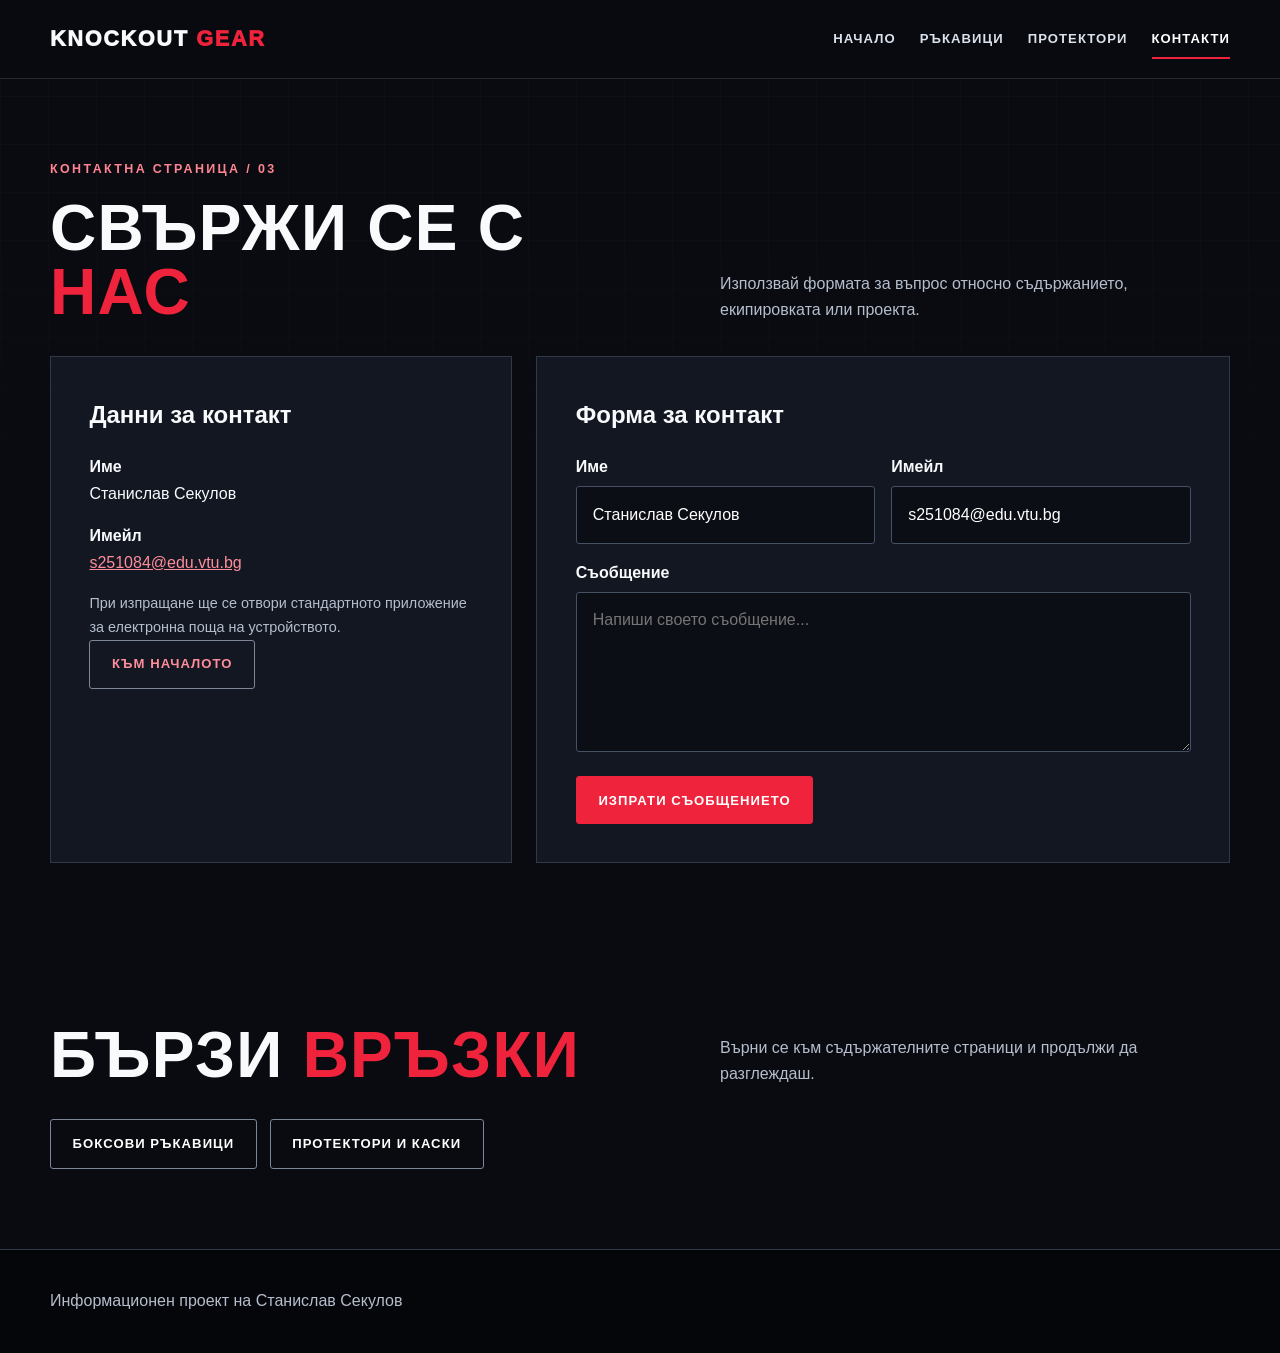
<file: contact.html>
<!DOCTYPE html>
<html lang="bg">
<head>
  <meta charset="UTF-8">
  <meta name="viewport" content="width=device-width, initial-scale=1.0">
  <meta name="description" content="Контакт със Станислав Секулов за KNOCKOUT GEAR.">
  <title>Контакти | KNOCKOUT GEAR</title>
  <link rel="icon" type="image/svg+xml" href="data:image/svg+xml,%3Csvg xmlns='http://www.w3.org/2000/svg' viewBox='0 0 64 64'%3E%3Crect width='64' height='64' rx='12' fill='%23090b10'/%3E%3Cpath d='M18 12h9v16l12-16h11L35 31l16 21H40L27 34v18h-9z' fill='%23ef233c'/%3E%3C/svg%3E">
  <link rel="stylesheet" href="category.css">
</head>
<body>
  <header class="site-header">
    <div class="nav-wrap">
      <a class="logo" href="index.html">KNOCKOUT <span>GEAR</span></a>
      <nav aria-label="Основна навигация">
        <a href="index.html">Начало</a>
        <a href="gloves.html">Ръкавици</a>
        <a href="protectors.html">Протектори</a>
        <a class="active" aria-current="page" href="contact.html">Контакти</a>
      </nav>
    </div>
  </header>

  <main>
    <section class="section">
      <p class="eyebrow">Контактна страница / 03</p>
      <div class="section-heading">
        <h2>Свържи се с <span class="accent">нас</span></h2>
        <p>Използвай формата за въпрос относно съдържанието, екипировката или проекта.</p>
      </div>

      <div class="contact-layout">
        <aside class="contact-card">
          <h2>Данни за контакт</h2>
          <p><strong>Име</strong><br>Станислав Секулов</p>
          <p><strong>Имейл</strong><br><a href="mailto:s251084@edu.vtu.bg">s251084@edu.vtu.bg</a></p>
          <p class="notice">При изпращане ще се отвори стандартното приложение за електронна поща на устройството.</p>
          <a class="btn secondary" href="index.html">Към началото</a>
        </aside>

        <form class="contact-form" action="mailto:s251084@edu.vtu.bg" method="post" enctype="text/plain">
          <h2>Форма за контакт</h2>
          <div class="form-row">
            <div>
              <label for="name">Име</label>
              <input id="name" name="Име" type="text" value="Станислав Секулов" autocomplete="name" required>
            </div>
            <div>
              <label for="email">Имейл</label>
              <input id="email" name="Имейл" type="email" value="s251084@edu.vtu.bg" autocomplete="email" required>
            </div>
          </div>
          <label for="message">Съобщение</label>
          <textarea id="message" name="Съобщение" placeholder="Напиши своето съобщение..." required></textarea>
          <button class="btn" type="submit">Изпрати съобщението</button>
        </form>
      </div>
    </section>

    <section class="section">
      <div class="section-heading">
        <h2>Бързи <span class="accent">връзки</span></h2>
        <p>Върни се към съдържателните страници и продължи да разглеждаш.</p>
      </div>
      <div class="actions">
        <a class="btn secondary" href="gloves.html">Боксови ръкавици</a>
        <a class="btn secondary" href="protectors.html">Протектори и каски</a>
      </div>
    </section>
  </main>

  <footer><div class="footer-inner"><p>Информационен проект на Станислав Секулов</p></div></footer>
</body>
</html>
</file>
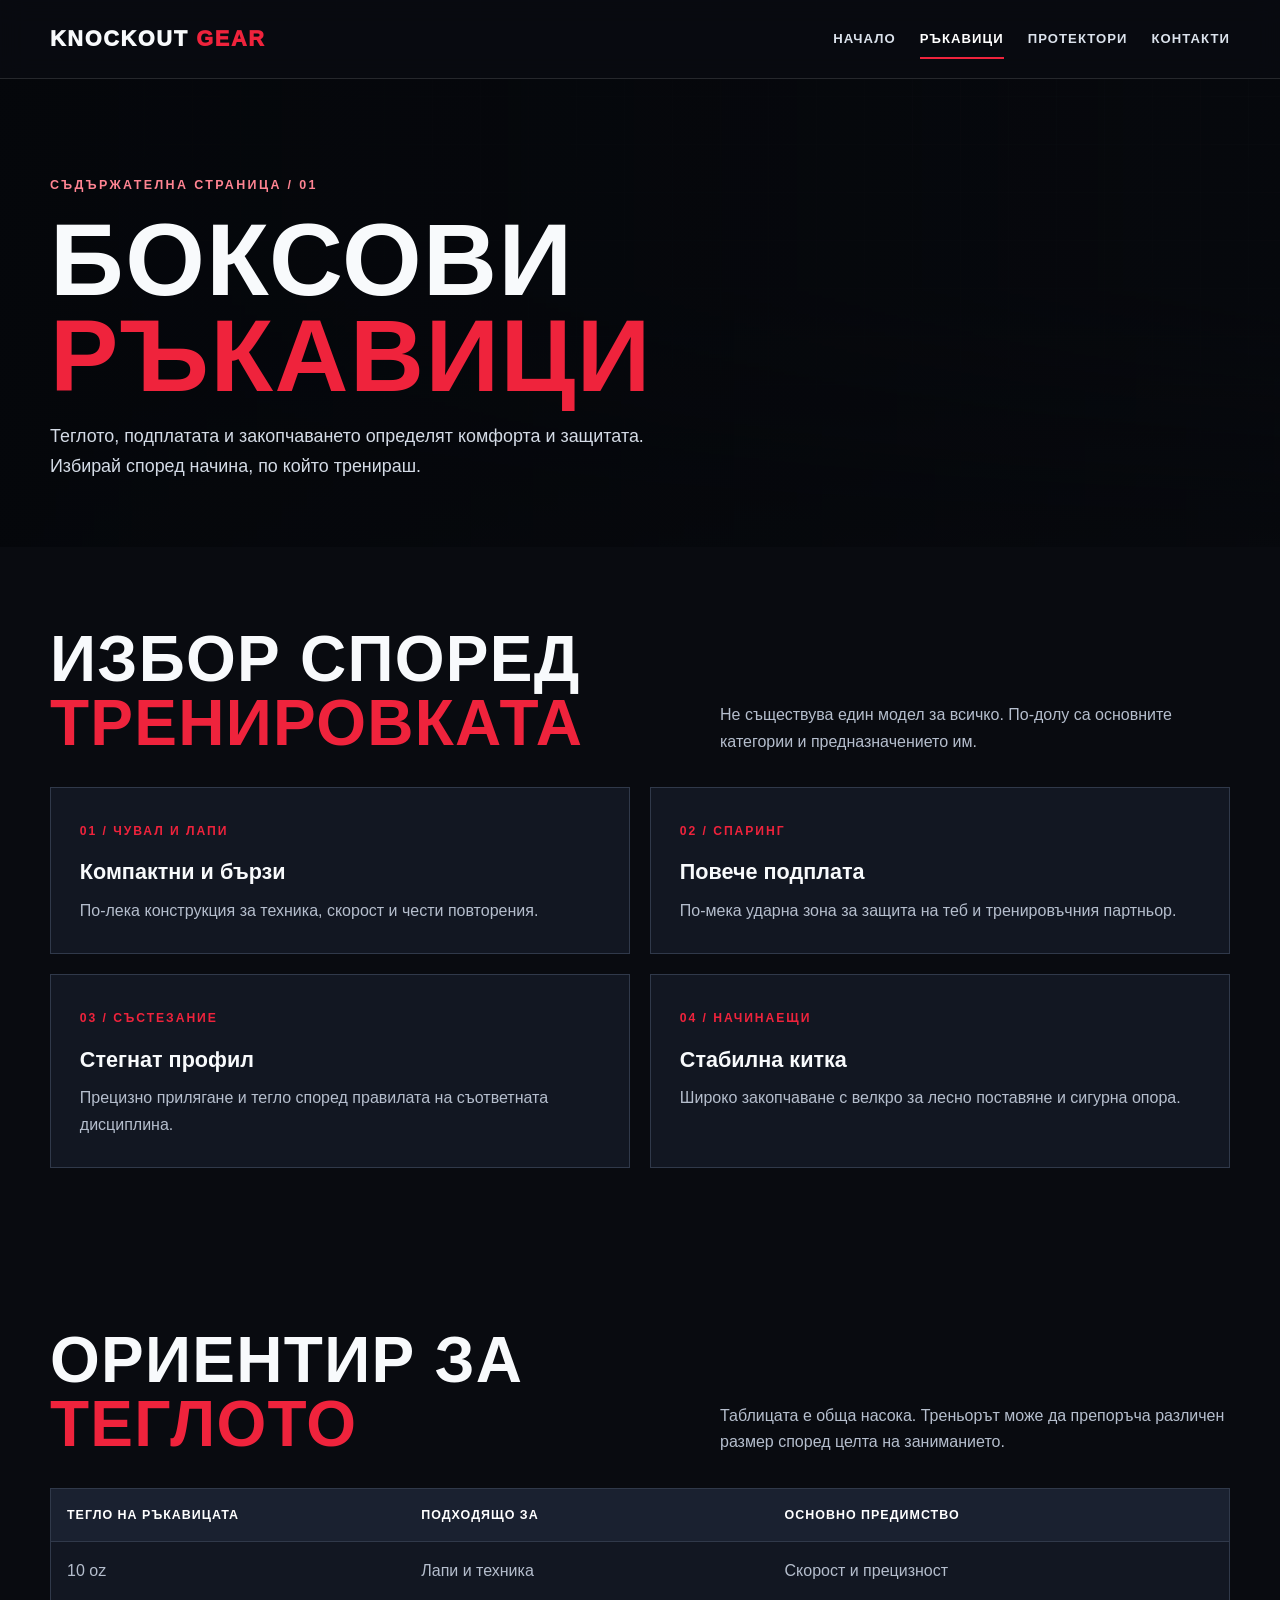
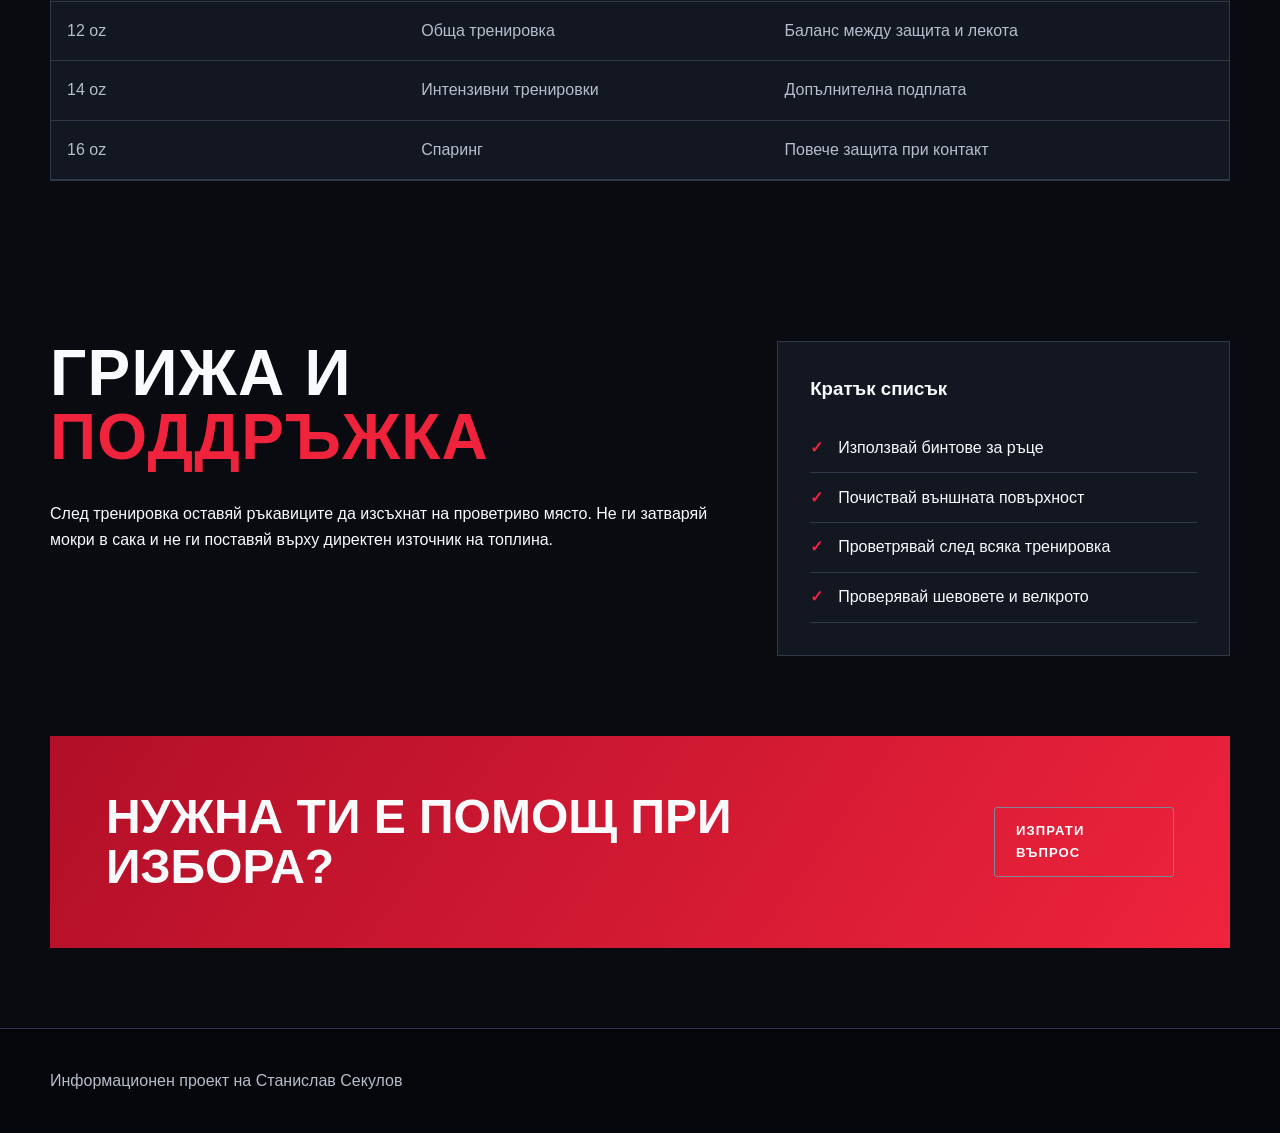
<file: gloves.html>
<!DOCTYPE html>
<html lang="bg">
<head>
  <meta charset="UTF-8">
  <meta name="viewport" content="width=device-width, initial-scale=1.0">
  <meta name="description" content="Практично ръководство за избор на боксови ръкавици.">
  <title>Боксови ръкавици | KNOCKOUT GEAR</title>
  <link rel="icon" type="image/svg+xml" href="data:image/svg+xml,%3Csvg xmlns='http://www.w3.org/2000/svg' viewBox='0 0 64 64'%3E%3Crect width='64' height='64' rx='12' fill='%23090b10'/%3E%3Cpath d='M18 12h9v16l12-16h11L35 31l16 21H40L27 34v18h-9z' fill='%23ef233c'/%3E%3C/svg%3E">
  <link rel="stylesheet" href="category.css">
</head>
<body>
  <header class="site-header">
    <div class="nav-wrap">
      <a class="logo" href="index.html">KNOCKOUT <span>GEAR</span></a>
      <nav aria-label="Основна навигация">
        <a href="index.html">Начало</a>
        <a class="active" aria-current="page" href="gloves.html">Ръкавици</a>
        <a href="protectors.html">Протектори</a>
        <a href="contact.html">Контакти</a>
      </nav>
    </div>
  </header>

  <main>
    <section class="page-hero gloves">
      <div class="page-hero-inner">
        <p class="eyebrow">Съдържателна страница / 01</p>
        <h1>Боксови <span class="accent">ръкавици</span></h1>
        <p>Теглото, подплатата и закопчаването определят комфорта и защитата. Избирай според начина, по който тренираш.</p>
      </div>
    </section>

    <section class="section">
      <div class="section-heading">
        <h2>Избор според <span class="accent">тренировката</span></h2>
        <p>Не съществува един модел за всичко. По-долу са основните категории и предназначението им.</p>
      </div>
      <div class="info-grid">
        <article class="info-card"><span class="number">01 / ЧУВАЛ И ЛАПИ</span><h3>Компактни и бързи</h3><p>По-лека конструкция за техника, скорост и чести повторения.</p></article>
        <article class="info-card"><span class="number">02 / СПАРИНГ</span><h3>Повече подплата</h3><p>По-мека ударна зона за защита на теб и тренировъчния партньор.</p></article>
        <article class="info-card"><span class="number">03 / СЪСТЕЗАНИЕ</span><h3>Стегнат профил</h3><p>Прецизно прилягане и тегло според правилата на съответната дисциплина.</p></article>
        <article class="info-card"><span class="number">04 / НАЧИНАЕЩИ</span><h3>Стабилна китка</h3><p>Широко закопчаване с велкро за лесно поставяне и сигурна опора.</p></article>
      </div>
    </section>

    <section class="section">
      <div class="section-heading">
        <h2>Ориентир за <span class="accent">теглото</span></h2>
        <p>Таблицата е обща насока. Треньорът може да препоръча различен размер според целта на заниманието.</p>
      </div>
      <div class="table-wrap">
        <table>
          <thead><tr><th>Тегло на ръкавицата</th><th>Подходящо за</th><th>Основно предимство</th></tr></thead>
          <tbody>
            <tr><td>10 oz</td><td>Лапи и техника</td><td>Скорост и прецизност</td></tr>
            <tr><td>12 oz</td><td>Обща тренировка</td><td>Баланс между защита и лекота</td></tr>
            <tr><td>14 oz</td><td>Интензивни тренировки</td><td>Допълнителна подплата</td></tr>
            <tr><td>16 oz</td><td>Спаринг</td><td>Повече защита при контакт</td></tr>
          </tbody>
        </table>
      </div>
    </section>

    <section class="section two-column">
      <div>
        <div class="section-heading"><h2>Грижа и <span class="accent">поддръжка</span></h2></div>
        <p>След тренировка оставяй ръкавиците да изсъхнат на проветриво място. Не ги затваряй мокри в сака и не ги поставяй върху директен източник на топлина.</p>
      </div>
      <aside class="panel">
        <h3>Кратък списък</h3>
        <ul class="check-list">
          <li>Използвай бинтове за ръце</li>
          <li>Почиствай външната повърхност</li>
          <li>Проветрявай след всяка тренировка</li>
          <li>Проверявай шевовете и велкрото</li>
        </ul>
      </aside>
    </section>

    <section class="cta-strip">
      <h2>Нужна ти е помощ при избора?</h2>
      <a class="btn secondary" href="contact.html">Изпрати въпрос</a>
    </section>
  </main>

  <footer><div class="footer-inner"><p>Информационен проект на Станислав Секулов</p></div></footer>
</body>
</html>
</file>
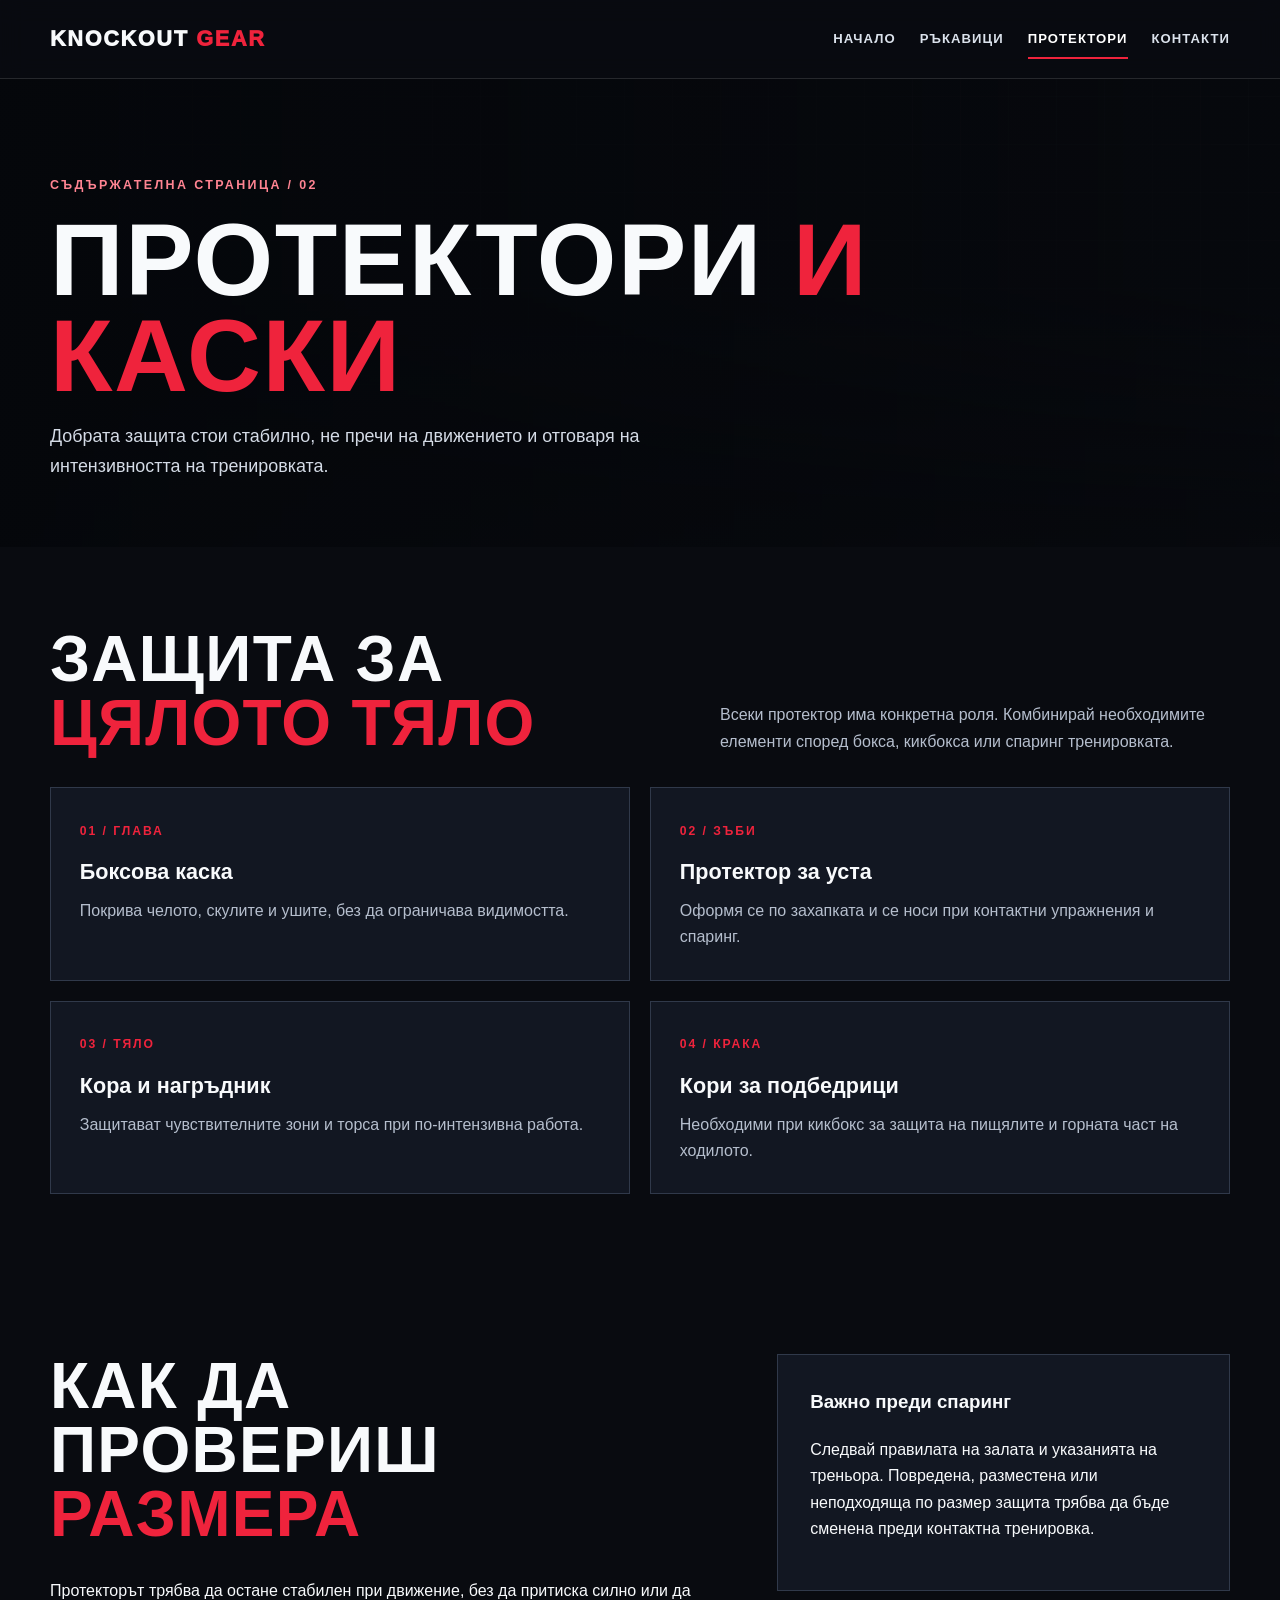
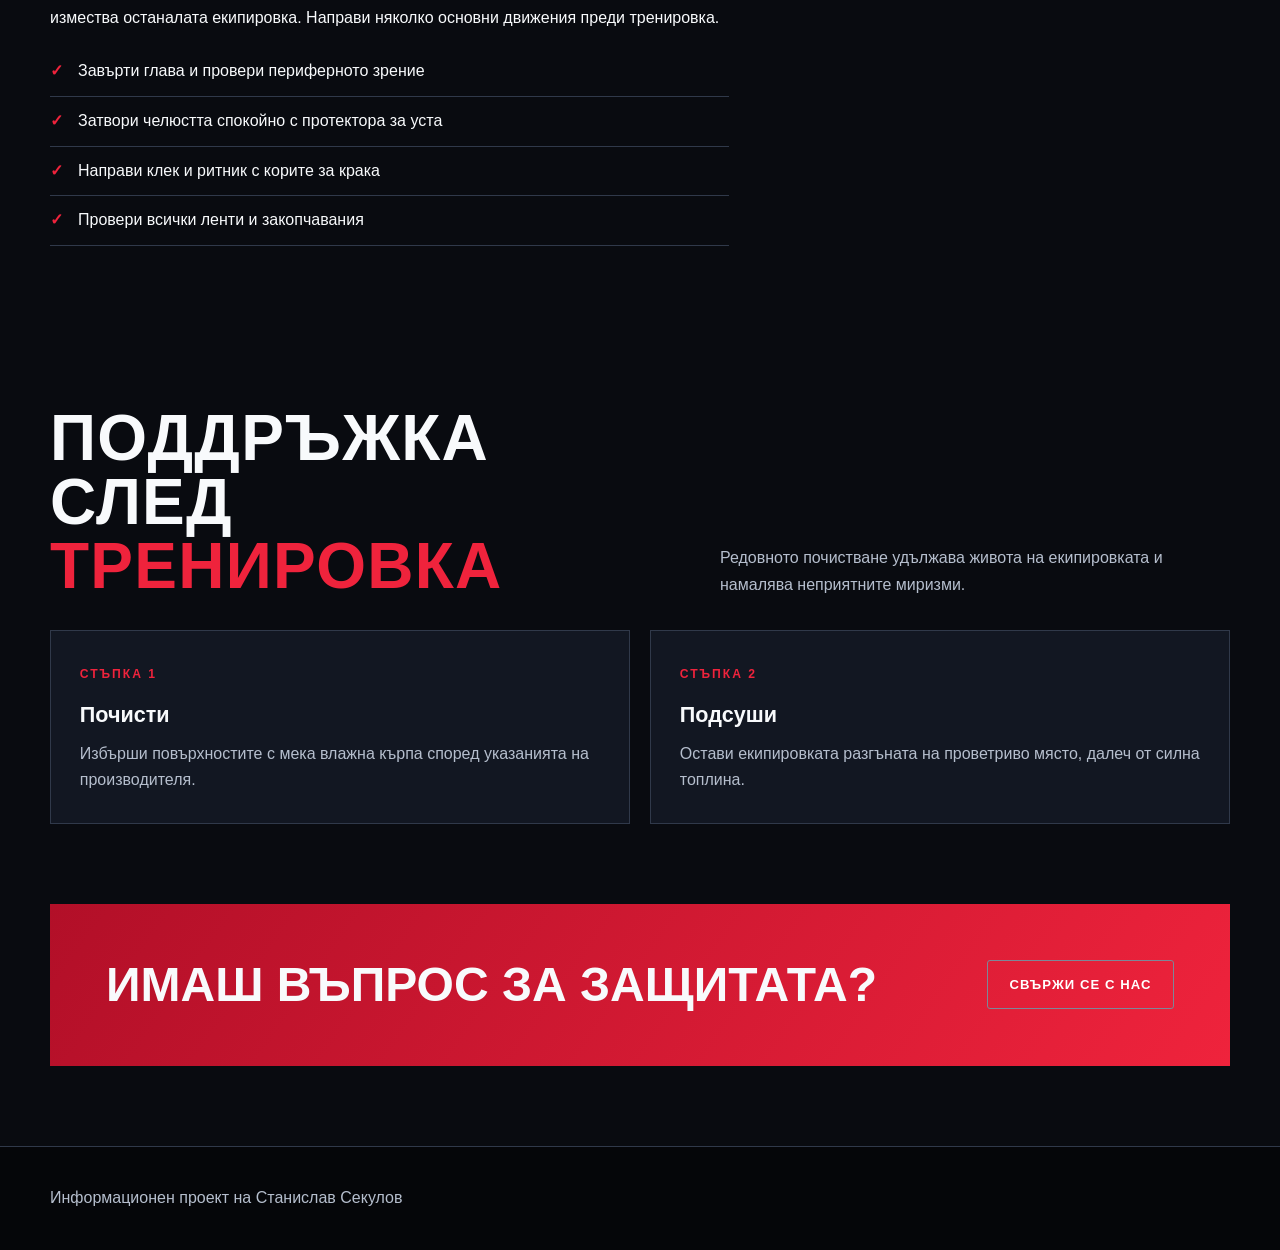
<file: protectors.html>
<!DOCTYPE html>
<html lang="bg">
<head>
  <meta charset="UTF-8">
  <meta name="viewport" content="width=device-width, initial-scale=1.0">
  <meta name="description" content="Основни видове протектори и боксови каски за безопасна тренировка.">
  <title>Протектори и каски | KNOCKOUT GEAR</title>
  <link rel="icon" type="image/svg+xml" href="data:image/svg+xml,%3Csvg xmlns='http://www.w3.org/2000/svg' viewBox='0 0 64 64'%3E%3Crect width='64' height='64' rx='12' fill='%23090b10'/%3E%3Cpath d='M18 12h9v16l12-16h11L35 31l16 21H40L27 34v18h-9z' fill='%23ef233c'/%3E%3C/svg%3E">
  <link rel="stylesheet" href="category.css">
</head>
<body>
  <header class="site-header">
    <div class="nav-wrap">
      <a class="logo" href="index.html">KNOCKOUT <span>GEAR</span></a>
      <nav aria-label="Основна навигация">
        <a href="index.html">Начало</a>
        <a href="gloves.html">Ръкавици</a>
        <a class="active" aria-current="page" href="protectors.html">Протектори</a>
        <a href="contact.html">Контакти</a>
      </nav>
    </div>
  </header>

  <main>
    <section class="page-hero protectors">
      <div class="page-hero-inner">
        <p class="eyebrow">Съдържателна страница / 02</p>
        <h1>Протектори <span class="accent">и каски</span></h1>
        <p>Добрата защита стои стабилно, не пречи на движението и отговаря на интензивността на тренировката.</p>
      </div>
    </section>

    <section class="section">
      <div class="section-heading">
        <h2>Защита за <span class="accent">цялото тяло</span></h2>
        <p>Всеки протектор има конкретна роля. Комбинирай необходимите елементи според бокса, кикбокса или спаринг тренировката.</p>
      </div>
      <div class="info-grid">
        <article class="info-card"><span class="number">01 / ГЛАВА</span><h3>Боксова каска</h3><p>Покрива челото, скулите и ушите, без да ограничава видимостта.</p></article>
        <article class="info-card"><span class="number">02 / ЗЪБИ</span><h3>Протектор за уста</h3><p>Оформя се по захапката и се носи при контактни упражнения и спаринг.</p></article>
        <article class="info-card"><span class="number">03 / ТЯЛО</span><h3>Кора и нагръдник</h3><p>Защитават чувствителните зони и торса при по-интензивна работа.</p></article>
        <article class="info-card"><span class="number">04 / КРАКА</span><h3>Кори за подбедрици</h3><p>Необходими при кикбокс за защита на пищялите и горната част на ходилото.</p></article>
      </div>
    </section>

    <section class="section two-column">
      <div>
        <div class="section-heading"><h2>Как да провериш <span class="accent">размера</span></h2></div>
        <p>Протекторът трябва да остане стабилен при движение, без да притиска силно или да измества останалата екипировка. Направи няколко основни движения преди тренировка.</p>
        <ul class="check-list">
          <li>Завърти глава и провери периферното зрение</li>
          <li>Затвори челюстта спокойно с протектора за уста</li>
          <li>Направи клек и ритник с корите за крака</li>
          <li>Провери всички ленти и закопчавания</li>
        </ul>
      </div>
      <aside class="panel">
        <h3>Важно преди спаринг</h3>
        <p>Следвай правилата на залата и указанията на треньора. Повредена, разместена или неподходяща по размер защита трябва да бъде сменена преди контактна тренировка.</p>
      </aside>
    </section>

    <section class="section">
      <div class="section-heading">
        <h2>Поддръжка след <span class="accent">тренировка</span></h2>
        <p>Редовното почистване удължава живота на екипировката и намалява неприятните миризми.</p>
      </div>
      <div class="info-grid">
        <article class="info-card"><span class="number">СТЪПКА 1</span><h3>Почисти</h3><p>Избърши повърхностите с мека влажна кърпа според указанията на производителя.</p></article>
        <article class="info-card"><span class="number">СТЪПКА 2</span><h3>Подсуши</h3><p>Остави екипировката разгъната на проветриво място, далеч от силна топлина.</p></article>
      </div>
    </section>

    <section class="cta-strip">
      <h2>Имаш въпрос за защитата?</h2>
      <a class="btn secondary" href="contact.html">Свържи се с нас</a>
    </section>
  </main>

  <footer><div class="footer-inner"><p>Информационен проект на Станислав Секулов</p></div></footer>
</body>
</html>
</file>
<file: category.css>
:root {
  --red: #ef233c;
  --red-dark: #b20f28;
  --ink: #090b10;
  --surface: #121722;
  --surface-2: #1a2130;
  --line: #30394a;
  --text: #f8fafc;
  --muted: #b5becd;
  --max: 1180px;
}

* { box-sizing: border-box; }

html { scroll-behavior: smooth; }

body {
  margin: 0;
  min-height: 100vh;
  background: var(--ink);
  color: var(--text);
  font-family: Inter, Arial, sans-serif;
  font-size: 1rem;
  line-height: 1.65;
}

body::before {
  content: "";
  position: fixed;
  inset: 0;
  z-index: -1;
  background:
    linear-gradient(rgba(255,255,255,.025) 1px, transparent 1px),
    linear-gradient(90deg, rgba(255,255,255,.025) 1px, transparent 1px);
  background-size: 48px 48px;
  mask-image: linear-gradient(to bottom, black, transparent 70%);
}

img { max-width: 100%; display: block; }
a { color: inherit; }

.site-header {
  position: sticky;
  top: 0;
  z-index: 100;
  border-bottom: 1px solid rgba(255,255,255,.12);
  background: rgba(9,11,16,.94);
  backdrop-filter: blur(12px);
}

.nav-wrap {
  width: min(var(--max), calc(100% - 2rem));
  min-height: 78px;
  margin: 0 auto;
  display: flex;
  align-items: center;
  justify-content: space-between;
  gap: 2rem;
}

.logo {
  text-decoration: none;
  font-size: 1.35rem;
  font-weight: 950;
  letter-spacing: .08em;
  text-transform: uppercase;
  white-space: nowrap;
}

.logo span, .accent { color: var(--red); }

nav { display: flex; align-items: center; gap: 1.5rem; }

nav a {
  position: relative;
  color: #dbe2ec;
  text-decoration: none;
  text-transform: uppercase;
  font-size: .82rem;
  font-weight: 800;
  letter-spacing: .08em;
}

nav a::after {
  content: "";
  position: absolute;
  left: 0;
  right: 100%;
  bottom: -.55rem;
  height: 2px;
  background: var(--red);
  transition: right .2s ease;
}

nav a:hover::after, nav a.active::after { right: 0; }
nav a.active { color: #fff; }

.hero {
  min-height: 72vh;
  display: grid;
  place-items: center;
  position: relative;
  isolation: isolate;
  overflow: hidden;
  background:
    linear-gradient(90deg, rgba(6,8,12,.96) 0%, rgba(6,8,12,.75) 52%, rgba(6,8,12,.52) 100%),
    url('https://images.unsplash.com/photo-1549719386-74dfcbf7dbed?auto=format&fit=crop&w=1800&q=85') center/cover;
}

.hero::after {
  content: "KNOCKOUT";
  position: absolute;
  right: -1rem;
  bottom: -2.8rem;
  z-index: -1;
  color: rgba(255,255,255,.045);
  font-size: clamp(5rem, 17vw, 14rem);
  font-weight: 950;
  line-height: 1;
  letter-spacing: -.08em;
}

.hero-inner {
  width: min(var(--max), calc(100% - 2rem));
  padding: 6rem 0;
}

.eyebrow {
  margin: 0 0 1rem;
  color: #ff8492;
  font-size: .78rem;
  font-weight: 900;
  letter-spacing: .19em;
  text-transform: uppercase;
}

.hero h1, .page-hero h1 {
  max-width: 850px;
  margin: 0;
  font-family: Impact, "Arial Black", sans-serif;
  font-size: clamp(3.2rem, 8vw, 7rem);
  font-weight: 900;
  line-height: .94;
  letter-spacing: .015em;
  text-transform: uppercase;
}

.hero .lead {
  max-width: 650px;
  margin: 1.5rem 0 2rem;
  color: #d3dae5;
  font-size: clamp(1.05rem, 2vw, 1.25rem);
}

.actions { display: flex; flex-wrap: wrap; gap: .8rem; }

.btn {
  display: inline-flex;
  align-items: center;
  justify-content: center;
  min-height: 48px;
  padding: .8rem 1.35rem;
  border: 1px solid var(--red);
  border-radius: 3px;
  background: var(--red);
  color: #fff;
  text-decoration: none;
  text-transform: uppercase;
  font-size: .82rem;
  font-weight: 900;
  letter-spacing: .08em;
  cursor: pointer;
  transition: transform .2s ease, background .2s ease, border-color .2s ease;
}

.btn:hover { transform: translateY(-2px); background: var(--red-dark); border-color: var(--red-dark); }
.btn.secondary { background: transparent; border-color: #7d8798; }
.btn.secondary:hover { background: #252d3b; border-color: #fff; }

.section {
  width: min(var(--max), calc(100% - 2rem));
  margin: 0 auto;
  padding: 5rem 0;
}

.section-heading {
  display: flex;
  justify-content: space-between;
  align-items: end;
  gap: 2rem;
  margin-bottom: 2rem;
}

.section-heading h2 {
  max-width: 620px;
  margin: 0;
  font-family: Impact, "Arial Black", sans-serif;
  font-size: clamp(2.2rem, 5vw, 4rem);
  line-height: 1;
  letter-spacing: .02em;
  text-transform: uppercase;
}

.section-heading p { max-width: 510px; margin: 0; color: var(--muted); }

.category-grid, .info-grid {
  display: grid;
  grid-template-columns: repeat(2, minmax(0, 1fr));
  gap: 1.25rem;
}

.category-card {
  position: relative;
  min-height: 410px;
  overflow: hidden;
  border: 1px solid var(--line);
  background: var(--surface);
}

.category-card img {
  width: 100%;
  height: 100%;
  position: absolute;
  inset: 0;
  object-fit: cover;
  filter: grayscale(65%);
  transition: transform .4s ease, filter .4s ease;
}

.category-card::after {
  content: "";
  position: absolute;
  inset: 0;
  background: linear-gradient(to top, rgba(6,8,12,.98), rgba(6,8,12,.12) 75%);
}

.category-card:hover img { transform: scale(1.04); filter: grayscale(15%); }

.card-content {
  position: absolute;
  z-index: 2;
  left: 1.6rem;
  right: 1.6rem;
  bottom: 1.6rem;
}

.card-content h3 { margin: 0 0 .45rem; font-size: 1.65rem; }
.card-content p { margin: 0 0 1.2rem; color: #d6dce6; }

.benefits {
  border-top: 1px solid var(--line);
  border-bottom: 1px solid var(--line);
  background: var(--surface);
}

.benefit-grid {
  width: min(var(--max), calc(100% - 2rem));
  margin: 0 auto;
  display: grid;
  grid-template-columns: repeat(3, 1fr);
}

.benefit {
  padding: 2.2rem;
  border-right: 1px solid var(--line);
}

.benefit:first-child { border-left: 1px solid var(--line); }
.benefit strong { display: block; margin-bottom: .35rem; color: #fff; font-size: 1.05rem; }
.benefit span { color: var(--muted); }

.page-hero {
  min-height: 440px;
  display: grid;
  align-items: end;
  position: relative;
  isolation: isolate;
  background-position: center;
  background-size: cover;
}

.page-hero::before {
  content: "";
  position: absolute;
  inset: 0;
  z-index: -1;
  background: linear-gradient(90deg, rgba(5,7,11,.98), rgba(5,7,11,.58)), linear-gradient(to top, #090b10, transparent 55%);
}

.page-hero.gloves { background-image: url('https://images.unsplash.com/photo-1731955139061-5d251fe4e03c?auto=format&fit=crop&w=1800&q=85'); }
.page-hero.protectors { background-image: url('https://images.unsplash.com/photo-1636581563884-39569e81cbad?auto=format&fit=crop&w=1800&q=85'); }

.page-hero-inner {
  width: min(var(--max), calc(100% - 2rem));
  margin: 0 auto;
  padding: 6rem 0 3rem;
}

.page-hero p:last-child { max-width: 650px; color: #d4dbe6; font-size: 1.12rem; }

.info-card {
  padding: 1.8rem;
  border: 1px solid var(--line);
  background: var(--surface);
}

.info-card .number { color: var(--red); font-size: .76rem; font-weight: 900; letter-spacing: .16em; }
.info-card h3 { margin: .7rem 0 .5rem; font-size: 1.35rem; }
.info-card p { margin: 0; color: var(--muted); }

.two-column {
  display: grid;
  grid-template-columns: minmax(0, 1.2fr) minmax(300px, .8fr);
  gap: 3rem;
  align-items: start;
}

.panel { padding: 2rem; border: 1px solid var(--line); background: var(--surface); }
.panel h2, .panel h3 { margin-top: 0; }

.check-list { list-style: none; padding: 0; margin: 1rem 0 0; }
.check-list li { position: relative; padding: .7rem 0 .7rem 1.75rem; border-bottom: 1px solid var(--line); }
.check-list li::before { content: "✓"; position: absolute; left: 0; color: var(--red); font-weight: 900; }

.table-wrap { overflow-x: auto; border: 1px solid var(--line); }
table { width: 100%; border-collapse: collapse; min-width: 620px; background: var(--surface); }
th, td { padding: 1rem; text-align: left; border-bottom: 1px solid var(--line); }
th { background: var(--surface-2); color: #fff; text-transform: uppercase; font-size: .78rem; letter-spacing: .08em; }
td { color: var(--muted); }

.contact-layout {
  display: grid;
  grid-template-columns: .8fr 1.2fr;
  gap: 1.5rem;
}

.contact-card, .contact-form {
  padding: clamp(1.5rem, 4vw, 2.4rem);
  border: 1px solid var(--line);
  background: var(--surface);
}

.contact-card h2, .contact-form h2 { margin-top: 0; }
.contact-card a { color: #ff8d9a; }

.form-row { display: grid; grid-template-columns: 1fr 1fr; gap: 1rem; }
label { display: block; margin-bottom: .35rem; font-weight: 750; }
input, textarea {
  width: 100%;
  margin-bottom: 1rem;
  padding: .9rem 1rem;
  border: 1px solid #465064;
  border-radius: 3px;
  background: #0b0e14;
  color: #fff;
  font: inherit;
}
textarea { min-height: 160px; resize: vertical; }
input:focus, textarea:focus { outline: 3px solid rgba(239,35,60,.28); border-color: var(--red); }

.notice { margin: 1rem 0 0; color: var(--muted); font-size: .9rem; }

.cta-strip {
  width: min(var(--max), calc(100% - 2rem));
  margin: 0 auto 5rem;
  padding: clamp(2rem, 5vw, 3.5rem);
  display: flex;
  align-items: center;
  justify-content: space-between;
  gap: 2rem;
  background: linear-gradient(125deg, var(--red-dark), var(--red));
}

.cta-strip h2 { margin: 0; font-size: clamp(1.8rem, 4vw, 3rem); line-height: 1.05; text-transform: uppercase; }

footer { border-top: 1px solid var(--line); background: #050609; color: var(--muted); }
.footer-inner { width: min(var(--max), calc(100% - 2rem)); margin: 0 auto; padding: 2.4rem 0; display: flex; justify-content: space-between; gap: 1rem; }
.footer-inner p { margin: 0; }

a:focus-visible, button:focus-visible { outline: 3px solid #ffb0b9; outline-offset: 4px; }

@media (max-width: 800px) {
  .nav-wrap { min-height: auto; padding: 1rem 0; flex-direction: column; gap: .7rem; }
  nav { justify-content: center; flex-wrap: wrap; gap: .7rem 1.2rem; }
  nav a { font-size: .75rem; }
  .hero { min-height: 650px; }
  .section-heading, .cta-strip, .footer-inner { align-items: flex-start; flex-direction: column; }
  .category-grid, .info-grid, .two-column, .contact-layout { grid-template-columns: 1fr; }
  .benefit-grid { grid-template-columns: 1fr; }
  .benefit, .benefit:first-child { border-left: 0; border-right: 0; border-bottom: 1px solid var(--line); }
  .form-row { grid-template-columns: 1fr; gap: 0; }
}

@media (max-width: 480px) {
  .logo { font-size: 1.15rem; }
  .hero h1, .page-hero h1 { font-size: clamp(2.7rem, 17vw, 4.4rem); }
  .section { padding: 3.5rem 0; }
  .category-card { min-height: 360px; }
}
</file>
